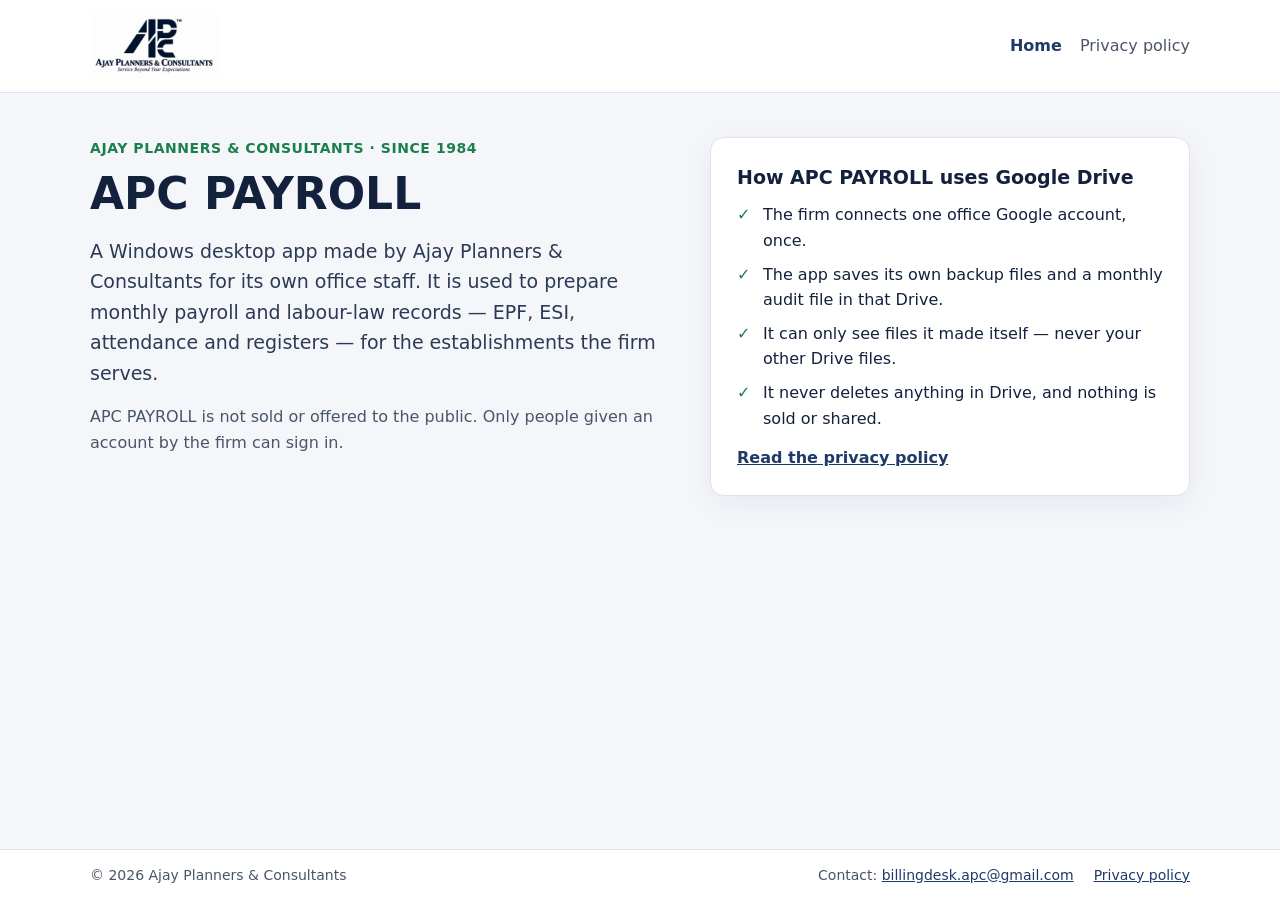
<file: index.html>
<!doctype html>
<html lang="en">
<head>
<meta charset="utf-8">
<meta name="viewport" content="width=device-width,initial-scale=1">
<title>APC PAYROLL — Ajay Planners &amp; Consultants</title>
<meta name="description" content="APC PAYROLL is a Windows desktop app made by Ajay Planners & Consultants for its own office staff, to prepare payroll and labour-law records.">
<link rel="icon" href="site/favicon.png">
<link rel="stylesheet" href="site/style.css">
</head>
<body>
<header>
  <img src="site/apc-logo.png" alt="APC — Ajay Planners &amp; Consultants">
  <span class="sp"></span>
  <nav><a href="./" aria-current="page">Home</a><a href="privacy.html">Privacy policy</a></nav>
</header>
<main>
  <div class="hero">
    <div>
      <p class="kicker">AJAY PLANNERS &amp; CONSULTANTS · SINCE 1984</p>
      <h1>APC PAYROLL</h1>
      <p class="lead">A Windows desktop app made by Ajay Planners &amp; Consultants for its own office staff. It is used to prepare monthly payroll and labour-law records — EPF, ESI, attendance and registers — for the establishments the firm serves.</p>
      <p class="muted">APC PAYROLL is not sold or offered to the public. Only people given an account by the firm can sign in.</p>
    </div>
    <section class="card">
      <h2>How APC PAYROLL uses Google Drive</h2>
      <ul>
        <li>The firm connects one office Google account, once.</li>
        <li>The app saves its own backup files and a monthly audit file in that Drive.</li>
        <li>It can only see files it made itself — never your other Drive files.</li>
        <li>It never deletes anything in Drive, and nothing is sold or shared.</li>
      </ul>
      <a href="privacy.html"><b>Read the privacy policy</b></a>
    </section>
  </div>
</main>
<footer>
  <span class="sp">© 2026 Ajay Planners &amp; Consultants</span>
  <span>Contact: <a href="mailto:billingdesk.apc@gmail.com">billingdesk.apc@gmail.com</a></span>
  <a href="privacy.html">Privacy policy</a>
</footer>
</body>
</html>
</file>
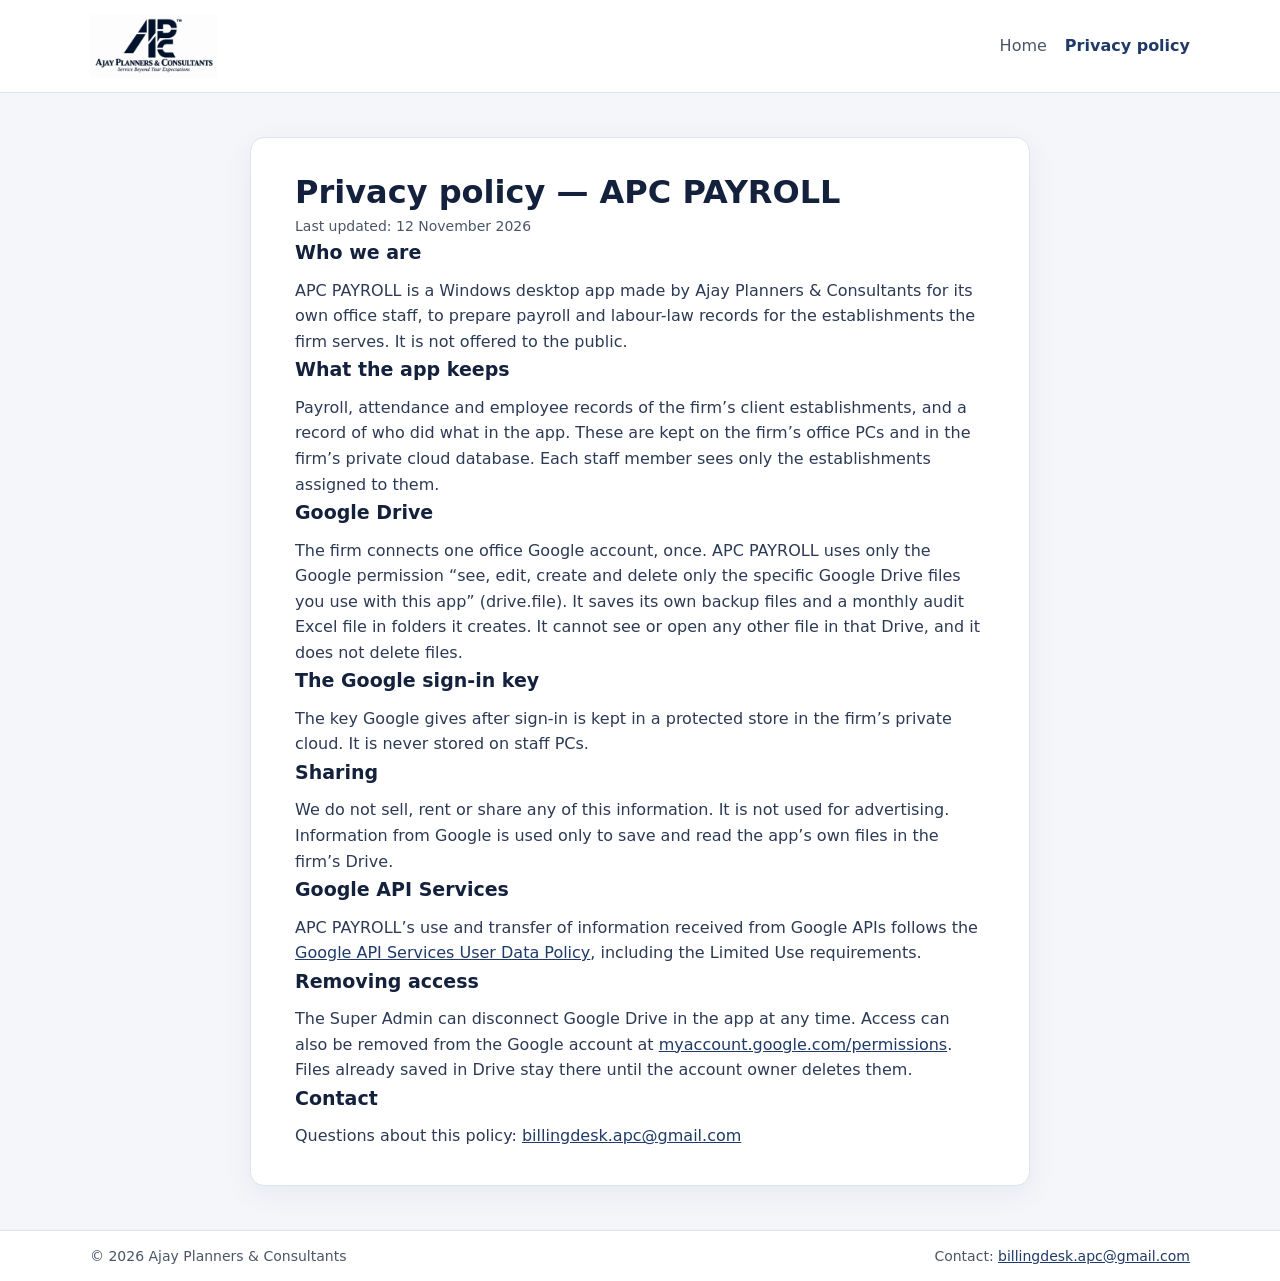
<file: privacy.html>
<!doctype html>
<html lang="en">
<head>
<meta charset="utf-8">
<meta name="viewport" content="width=device-width,initial-scale=1">
<title>Privacy policy — APC PAYROLL</title>
<meta name="description" content="Privacy policy of APC PAYROLL, the desktop app of Ajay Planners & Consultants.">
<link rel="icon" href="site/favicon.png">
<link rel="stylesheet" href="site/style.css">
</head>
<body>
<header>
  <img src="site/apc-logo.png" alt="APC — Ajay Planners &amp; Consultants">
  <span class="sp"></span>
  <nav><a href="./">Home</a><a href="privacy.html" aria-current="page">Privacy policy</a></nav>
</header>
<main>
  <article class="card">
    <h1>Privacy policy — APC PAYROLL</h1>
    <p class="muted" style="font-size:14px;margin-top:4px">Last updated: 12 November 2026</p>

    <h2>Who we are</h2>
    <p>APC PAYROLL is a Windows desktop app made by Ajay Planners &amp; Consultants for its own office staff, to prepare payroll and labour-law records for the establishments the firm serves. It is not offered to the public.</p>

    <h2>What the app keeps</h2>
    <p>Payroll, attendance and employee records of the firm’s client establishments, and a record of who did what in the app. These are kept on the firm’s office PCs and in the firm’s private cloud database. Each staff member sees only the establishments assigned to them.</p>

    <h2>Google Drive</h2>
    <p>The firm connects one office Google account, once. APC PAYROLL uses only the Google permission “see, edit, create and delete only the specific Google Drive files you use with this app” (drive.file). It saves its own backup files and a monthly audit Excel file in folders it creates. It cannot see or open any other file in that Drive, and it does not delete files.</p>

    <h2>The Google sign-in key</h2>
    <p>The key Google gives after sign-in is kept in a protected store in the firm’s private cloud. It is never stored on staff PCs.</p>

    <h2>Sharing</h2>
    <p>We do not sell, rent or share any of this information. It is not used for advertising. Information from Google is used only to save and read the app’s own files in the firm’s Drive.</p>

    <h2>Google API Services</h2>
    <p>APC PAYROLL’s use and transfer of information received from Google APIs follows the <a href="https://developers.google.com/terms/api-services-user-data-policy">Google API Services User Data Policy</a>, including the Limited Use requirements.</p>

    <h2>Removing access</h2>
    <p>The Super Admin can disconnect Google Drive in the app at any time. Access can also be removed from the Google account at <a href="https://myaccount.google.com/permissions">myaccount.google.com/permissions</a>. Files already saved in Drive stay there until the account owner deletes them.</p>

    <h2>Contact</h2>
    <p>Questions about this policy: <a href="mailto:billingdesk.apc@gmail.com">billingdesk.apc@gmail.com</a></p>
  </article>
</main>
<footer>
  <span class="sp">© 2026 Ajay Planners &amp; Consultants</span>
  <span>Contact: <a href="mailto:billingdesk.apc@gmail.com">billingdesk.apc@gmail.com</a></span>
</footer>
</body>
</html>
</file>
<file: site/style.css>
*{box-sizing:border-box}
body{margin:0;background:#F4F6FA;color:#14213D;font:16px/1.6 Inter,"Segoe UI",system-ui,-apple-system,sans-serif;min-height:100vh;display:flex;flex-direction:column}
a{color:#1F3A68}
header,footer{background:#fff;border-color:#DDE3EE;border-style:solid;border-width:0;padding:14px max(16px,calc((100% - 1100px)/2))}
header{border-bottom-width:1px;display:flex;align-items:center;gap:18px;flex-wrap:wrap}
header img{height:64px;width:auto}
header .sp{flex:1}
header nav{display:flex;gap:18px}
header nav a{text-decoration:none;color:#4A5568}
header nav a[aria-current]{color:#1F3A68;font-weight:600}
main{flex:1;padding:44px max(16px,calc((100% - 1100px)/2))}
footer{border-top-width:1px;display:flex;gap:20px;flex-wrap:wrap;color:#4A5568;font-size:14px}
footer .sp{flex:1}
.hero{display:grid;grid-template-columns:1.2fr 1fr;gap:44px;align-items:start}
.kicker{color:#1B7F4B;font-weight:600;font-size:14px;letter-spacing:.04em;margin:0}
h1{font-size:clamp(32px,5vw,44px);line-height:1.15;margin:10px 0 16px}
.lead{font-size:19px;color:#2D3A55;margin:0 0 14px}
.muted{color:#4A5568}
.card{background:#fff;border:1px solid #DDE3EE;border-radius:14px;padding:24px 26px;box-shadow:0 8px 30px rgba(20,33,61,.06)}
.card h2{font-size:19px;margin:0 0 10px}
.card ul{list-style:none;padding:0;margin:0 0 14px}
.card li{padding-left:26px;position:relative;margin:8px 0}
.card li::before{content:"✓";position:absolute;left:0;color:#1B7F4B;font-weight:700}
article.card{max-width:780px;margin:0 auto;padding:36px 44px}
article h1{font-size:32px;margin:0}
article h2{font-size:19px;margin:22px 0 4px}
article p{margin:0;color:#2D3A55}
@media (max-width:760px){.hero{grid-template-columns:1fr}article.card{padding:24px 20px}}
</file>
